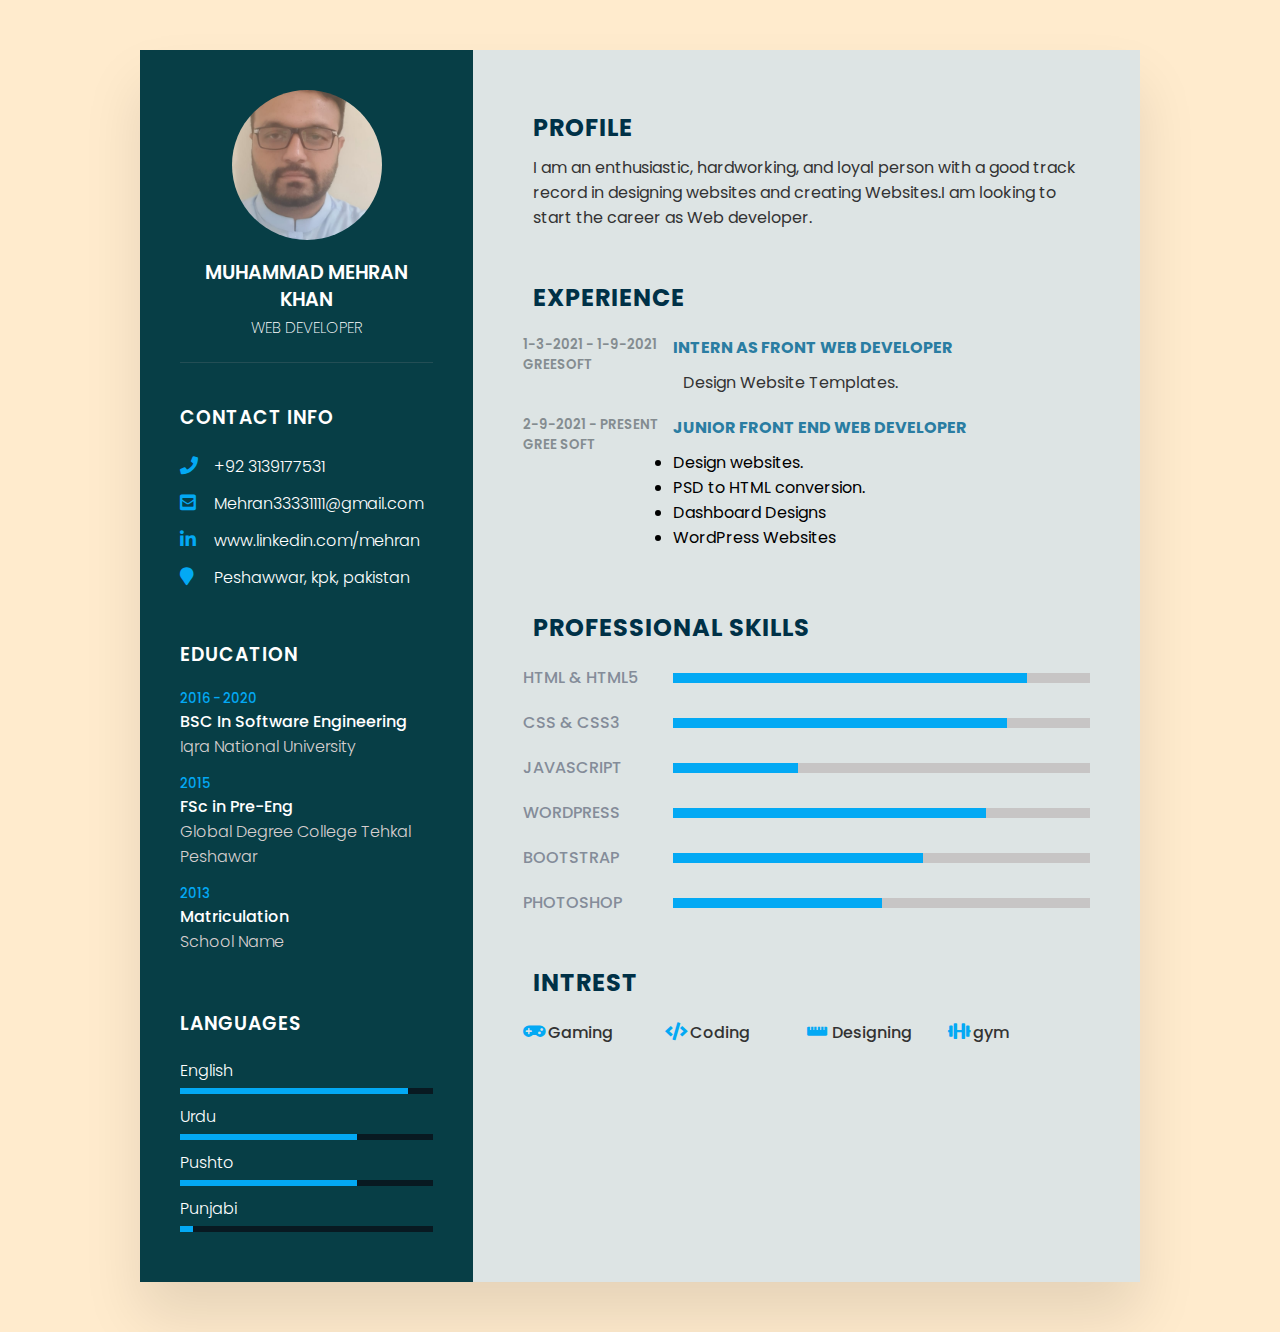
<file: Cv/Index.html>
<!DOCTYPE html>
<html lang="en">

<head>
    <meta charset="UTF-8">
    <meta http-equiv="X-UA-Compatible" content="IE=edge">
    <meta name="viewport" content="width=device-width, initial-scale=1.0">
    <link rel="stylesheet" href="StyleSheet/main.css">
    <link rel="stylesheet" href="https://cdnjs.cloudflare.com/ajax/libs/font-awesome/4.7.0/css/font-awesome.css"
        integrity="sha512-5A8nwdMOWrSz20fDsjczgUidUBR8liPYU+WymTZP1lmY9G6Oc7HlZv156XqnsgNUzTyMefFTcsFH/tnJE/+xBg=="
        crossorigin="anonymous" referrerpolicy="no-referrer" />
    <link rel="stylesheet" href="https://cdnjs.cloudflare.com/ajax/libs/font-awesome/5.15.4/css/all.min.css"
        integrity="sha512-1ycn6IcaQQ40/MKBW2W4Rhis/DbILU74C1vSrLJxCq57o941Ym01SwNsOMqvEBFlcgUa6xLiPY/NS5R+E6ztJQ=="
        crossorigin="anonymous" referrerpolicy="no-referrer" />
    <title>Cv</title>
</head>

<body>
    <div class="container">

        <!-- left side of the cv box -->
        <div class="left-side">
            <div class="profile-text">
                <div class="imgBx">
                    <img src="images/mm.jpeg" alt="profile">
                </div>
                <h2>Muhammad Mehran Khan<br><span>Web Developer</span></h2>
            </div>


            <div class="contact_info">
                <h3 class="title">Contact Info</h3>
                <ul>
                    <li>
                        <span class="icon"><i class="fa fa-phone"></i></span>
                        <span class="text">+92 3139177531</span>
                    </li>
                    <li>
                        <span class="icon"><i class="fa fa-envelope-square"></i></span>
                        <span class="text">Mehran33331111@gmail.com</span>
                    </li>
                    <!-- <li>
                        <span class="icon"><i class="fa fa-globe"></i></span>
                        <span class="text"> www.,Mywebsite.com</span>
                    </li> -->
                    <li>
                        <span class="icon"><i class="fab fa-linkedin-in"></i></span>
                        <span class="text"> www.linkedin.com/mehran</span>
                    </li>
                    <li>
                        <span class="icon"><i class="fa fa-map-marker"></i></span>
                        <span class="text"> Peshawwar, kpk, pakistan</span>
                    </li>
                </ul>
            </div>
            <div class="contact_info education">
                <h3 class="title">Education</h3>
                <ul>
                    <li>
                        <h5>2016 - 2020</h5>
                        <h4>BSC In Software Engineering</h4>
                        <h4>Iqra National University</h4>
                    </li>
                    <li>
                        <h5>2015</h5>
                        <h4>FSc in Pre-Eng</h4>
                        <h4>Global Degree College Tehkal Peshawar</h4>
                    </li>
                    <li>
                        <h5>2013</h5>
                        <h4>Matriculation</h4>
                        <h4>School Name</h4>
                    </li>
                </ul>
            </div>

            <div class="contact_info language">
                <h3 class="title">Languages</h3>
                <ul>
                    <li>
                        <span class="text">English</span>
                        <span class="percent">
                            <div style="width:90%;"></div>
                        </span>
                    </li>
                    <li>
                        <span class=" text">Urdu</span>
                        <span class="percent">
                            <div style="width:70%;"></div>
                        </span>
                    </li>
                    <li>
                        <span class="text">Pushto</span>
                        <span class="percent">
                            <div style="width:70%;"></div>
                        </span>
                    </li>
                    <li>
                        <span class="text">Punjabi</span>
                        <span class="percent">
                            <div style="width:5%;"></div>
                        </span>
                    </li>
                </ul>
            </div>

        </div>



        <!-- right side of the cv box -->
        <div class="right-side">
            <div class="about">
                <h2 class="title2">Profile</h2>
                <p>I am an enthusiastic, hardworking, and loyal person with a good
                    track record in designing websites and creating Websites.I am
                    looking to start the career as Web developer.


                </p>
            </div>

            <div class="about">
                <h2 class="title2">Experience</h2>
                <div class="box">
                    <div class="year_company">
                        <h5>1-3-2021 - 1-9-2021</h5>
                        <h5>GreeSoft</h5>
                    </div>
                    <div class="text">
                        <h4> Intern as Front Web Developer </h4>
                        <p>Design Website Templates.</p>
                    </div>
                </div>

                <div class="box">
                    <div class="year_company">
                        <h5>2-9-2021 - Present</h5>
                        <h5>Gree Soft</h5>
                    </div>
                    <div class="text">
                        <h4>Junior Front End Web Developer </h4>
                        <p>
                        <ul>
                            <li>Design websites.</li>
                            <li>PSD to HTML conversion.</li>
                            <li>Dashboard Designs</li>
                            <li>WordPress Websites</li>
                        </ul>
                        </p>
                    </div>
                </div>
                <!-- <div class="box">
                    <div class="year_company">
                        <h5>2015 - 2016</h5>
                        <h5>Company Name</h5>
                    </div>
                    <div class="text">
                        <h4> internship Web Developer </h4>
                        <p>Lorem ipsum dolor sit amet consectetur adipisicing elit. Aspernatur rerum, quas unde totam
                            maxime doloribus eum officia .</p>
                    </div>
                </div> -->
            </div>


            <div class="about skills">

                <h2 class="title2">Professional Skills</h2>
                <div class="box">
                    <h4>Html & Html5</h4>
                    <div class="percent">
                        <div style="width: 85%;"></div>
                    </div>

                </div>
                <div class="box">
                    <h4>Css & Css3</h4>
                    <div class="percent">
                        <div style="width: 80%;"></div>
                    </div>

                </div>
                <div class="box">
                    <h4>JavaScript</h4>
                    <div class="percent">
                        <div style="width: 30%;"></div>
                    </div>

                </div>
                <div class="box">
                    <h4>WordPress</h4>
                    <div class="percent">
                        <div style="width: 75%;"></div>
                    </div>
                </div>
                <div class="box">
                    <h4>BootStrap</h4>
                    <div class="percent">
                        <div style="width: 60%;"></div>
                    </div>
                </div>
                <div class="box">
                    <h4>PhotoShop</h4>
                    <div class="percent">
                        <div style="width: 50%;"></div>
                    </div>

                </div>

                <!-- <div class="box">
                    <h4>Illustrator</h4>
                    <div class="percent">
                        <div style="width: 25%;"></div>
                    </div>

                </div>

                <div class="box">
                    <h4>Adobe XD</h4>
                    <div class="percent">
                        <div style="width: 25%;"></div>
                    </div>
                </div> -->

            </div>

            <div class="about intrest">

                <h2 class="title2">Intrest</h2>
                <ul>
                    <li><i class="fa fa-gamepad"></i>Gaming</li>
                    <li><i class="fa fa-code"></i>Coding</li>
                    <li><i class="fas fa-ruler-horizontal"></i></i>Designing</li>
                    <li><i class="fas fa-dumbbell"></i>gym</li>
                </ul>

            </div>


        </div>
    </div>
</body>

</html>
</file>
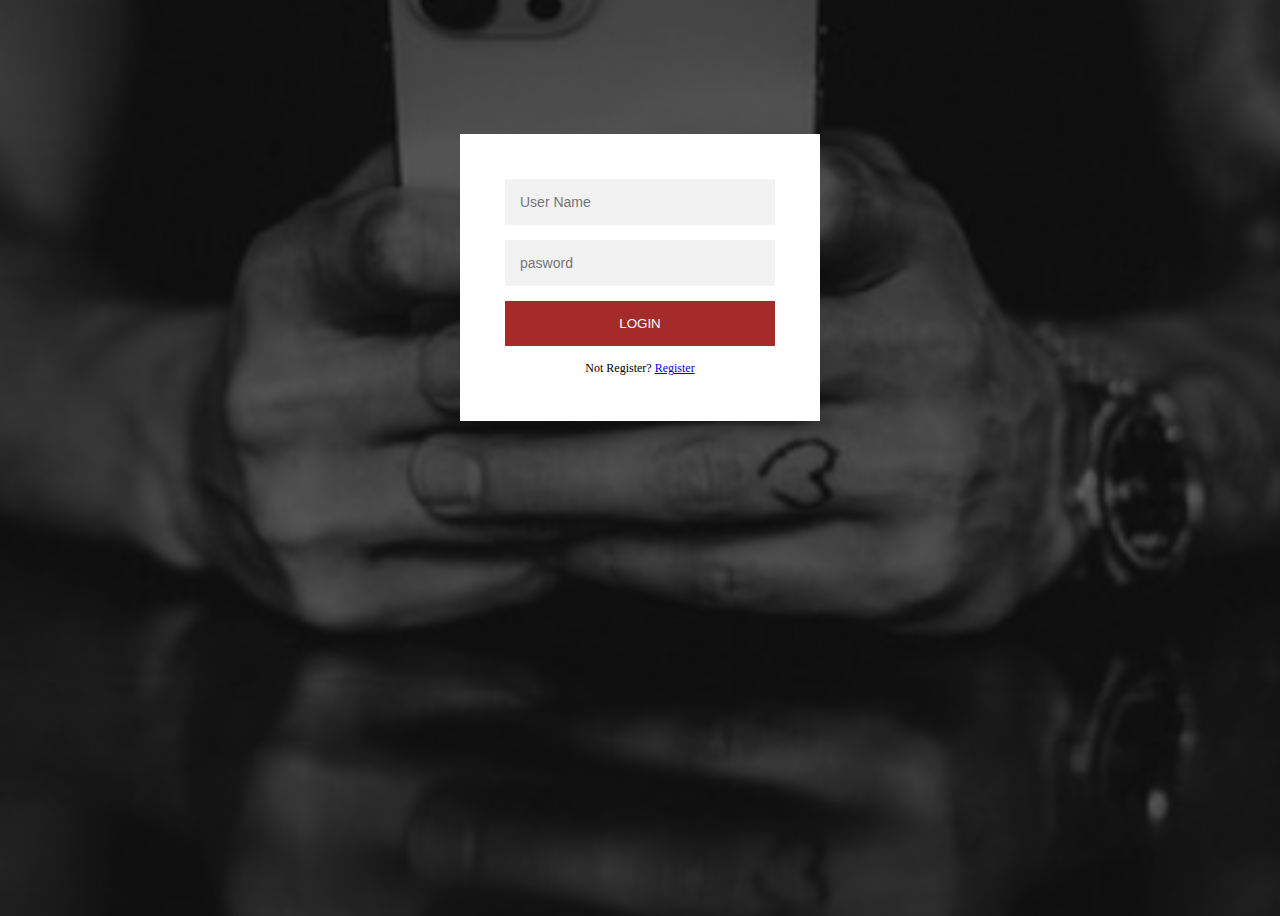
<file: login nd register/index.html>
<!DOCTYPE html>
<html lang="en">

<head>
    <meta charset="UTF-8">
    <meta http-equiv="X-UA-Compatible" content="IE=edge">
    <meta name="viewport" content="width=device-width, initial-scale=1.0">
    <link rel="stylesheet" href="css/style.css">
    <title>Login & Register </title>
</head>

<body>
    <div class="login-page">
        <div class="form">
            <form class="register-form">
                <input type="text" placeholder="User Name">
                <input type="text" placeholder="Email">
                <input type="text" placeholder="pasword">
                <Button>Create</Button>
                <p class="message">Already Register? <a href="#">Login</a></p>

            </form>

            <form class="login-form">
                <input type="text" placeholder="User Name">
                <input type="text" placeholder="pasword">
                <Button>login</Button>
                <p class="message">Not Register? <a href="#">Register</a></p>

            </form>
        </div>
    </div>

    <script src=" https://code.jquery.com/jquery-3.6.0.min.js">
    </script>
    <script>
        $('.message a').click(function(){
        $('form').animate({ height: "toggle", opacity: "toggle" }, "slow");
        });
        </script>

</body>

</html>
</file>
<file: Cv/StyleSheet/main.css>
@import url('https://fonts.googleapis.com/css2?family=Poppins:wght@300&display=swap');
* {
    margin: 0;
    padding: 0;
    box-sizing: border-box;
    font-family: 'Poppins', sans-serif;
}

body {
    background: blanchedalmond;
    display: flex;
    justify-content: center;
    min-height: 100vh;
    align-items: center;
}

.container {
    position: relative;
    width: 100%;
    max-width: 1000px;
    min-height: 1000px;
    margin: 50px;
    background: cornflowerblue;
    display: grid;
    grid-template-columns: 1fr 2fr;
    box-shadow: 0 35px 55px rgb(0, 0, 0, 0.1);
}


/* LeftSide Design */

.container .left-side {
    position: relative;
    background: rgb(7, 62, 70);
    padding: 40px;
}

.profile-text {
    position: relative;
    display: flex;
    flex-direction: column;
    align-items: center;
    padding-bottom: 20px;
    border-bottom: 1px solid rgba(150, 145, 145, 0.2);
}

.profile-text .imgBx {
    position: relative;
    width: 150px;
    height: 150px;
    border-radius: 50%;
    overflow: hidden;
}

.profile-text .imgBx img {
    position: absolute;
    top: 0;
    left: 0;
    width: 100%;
    height: 100%;
    object-fit: cover;
}

.profile-text h2 {
    color: #fff;
    font-size: 1.2em;
    margin-top: 20px;
    text-transform: uppercase;
    text-align: center;
    font-weight: 600;
    line-height: 1.4em;
}

.profile-text h2 span {
    font-size: 0.8em;
    font-weight: 250;
}

.contact_info {
    padding-top: 40px;
}

.title {
    color: #fff;
    text-transform: uppercase;
    font-weight: 600;
    letter-spacing: 1px;
    margin-bottom: 20px;
}

.contact_info ul {
    position: relative;
}

.contact_info ul li {
    position: relative;
    list-style: none;
    margin: 10px 0;
    cursor: pointer;
}

.contact_info ul li .icon {
    display: inline-block;
    width: 30px;
    font-size: 18px;
    color: #03a9f4;
}

.contact_info ul li span {
    color: #fff;
    font-weight: 300;
}

.contact_info.education li {
    margin-bottom: 15px;
}

.contact_info.education h5 {
    color: #03a9f4;
    font-weight: 500;
}

.contact_info.education h4:nth-child(2) {
    color: #fff;
    font-weight: 500;
}

.contact_info.education h4 {
    color: rgb(214, 207, 207);
    font-weight: 300;
}

.contact_info.language .percent {
    position: relative;
    width: 100%;
    height: 6px;
    background: #081921;
    display: block;
    margin-top: 5px;
}

.contact_info.language .percent div {
    position: absolute;
    top: 0;
    left: 0;
    height: 100%;
    background: #03a9f4;
}


/* RightSide Design */

.container .right-side {
    position: relative;
    background: rgb(221, 228, 228);
    padding: 50px;
}

.about {
    margin-bottom: 50px;
}

.about :last-child {
    margin-bottom: 0;
}

.title2 {
    color: #003147;
    text-transform: uppercase;
    letter-spacing: 1px;
    margin-bottom: 10px;
    margin: 10px;
}

.about p {
    margin: 10px;
    color: #333
}

.about .box {
    display: flex;
    flex-direction: row;
    margin: 20px 0;
}

.about .box .year_company {
    min-width: 150px;
}

.about .box .year_company h5 {
    text-transform: uppercase;
    color: #848c90;
    font-weight: 600;
}

.about .box .text h4 {
    text-transform: uppercase;
    color: #2a7da2;
    font-size: 16px;
}

.skills .box {
    position: relative;
    width: 100%;
    display: grid;
    grid-template-columns: 150px 1fr;
    align-items: center;
}

.skills .box h4 {
    text-transform: uppercase;
    color: #848c99;
    font-weight: 500;
}

.skills .box .percent {
    position: relative;
    width: 100%;
    height: 10px;
    background: #c7c5c5;
}

.skills .box .percent div {
    position: absolute;
    top: 0;
    left: 0;
    height: 100%;
    background: #03a9f4;
}

.intrest ul {
    display: grid;
    grid-template-columns: repeat(4, 1fr);
}

.intrest ul li {
    list-style: none;
    color: #333;
    font-weight: 500;
    margin: 10px 0;
}

.intrest ul li .fa {
    color: #03a9f4;
    font-size: 18px;
    width: 25px;
}

.intrest ul li .fas {
    color: #03a9f4;
    font-size: 18px;
    width: 25px;
}

@media(max-width:1000px) {
    .container {
        margin: 10px;
        grid-template-columns: repeat(1, 1fr);
    }
    .intrest ul {
        grid-template-columns: repeat(2, 1fr);
    }
}

@media(max-width:600px) {
    .about .box {
        flex-direction: column;
    }
    .about .box .year_company {
        margin-bottom: 5px;
    }
    .intrest ul {
        grid-template-columns: repeat(1, 1fr);
    }
    .skills .box {
        grid-template-columns: repeat(1, 1fr);
    }
}
</file>
<file: login nd register/css/style.css>
body {
    background-image: linear-gradient(rgba(0, 0, 0, 0.6), rgba(0, 0, 0, 0.6)), url(../images/holding-phone.jpg);
    height: 100vh;
    background-size: cover;
    background-position: center;
}

.login-page {
    width: 360px;
    padding: 10% 0 0;
    margin: auto;
}

.form {
    position: relative;
    z-index: 1;
    max-width: 360px;
    margin: 0 auto 100px;
    padding: 45px;
    background: #ffffff;
    text-align: center;

}

.form input {
    font-family: "Roboto", sans-serif;
    outline: 1;
    background: #f2f2f2;
    width: 100%;
    border: 0;
    margin: 0 0 15px;
    padding: 15px;
    box-sizing: border-box;
    font-size: 14px;
}

.form button {
    font-family: "Roboto", sans-serif;
    text-transform: uppercase;
    outline: 0;
    background: brown;
    width: 100%;
    border: 0;
    padding: 15px;
    color: #ffffff;
}

.form button:hover {
    background: rgb(235, 7, 7);
}

.form .message {
    font-size: 12px;
    margin: 15px 0 0;

}

.form .register-form {
    display: none;
}
</file>
